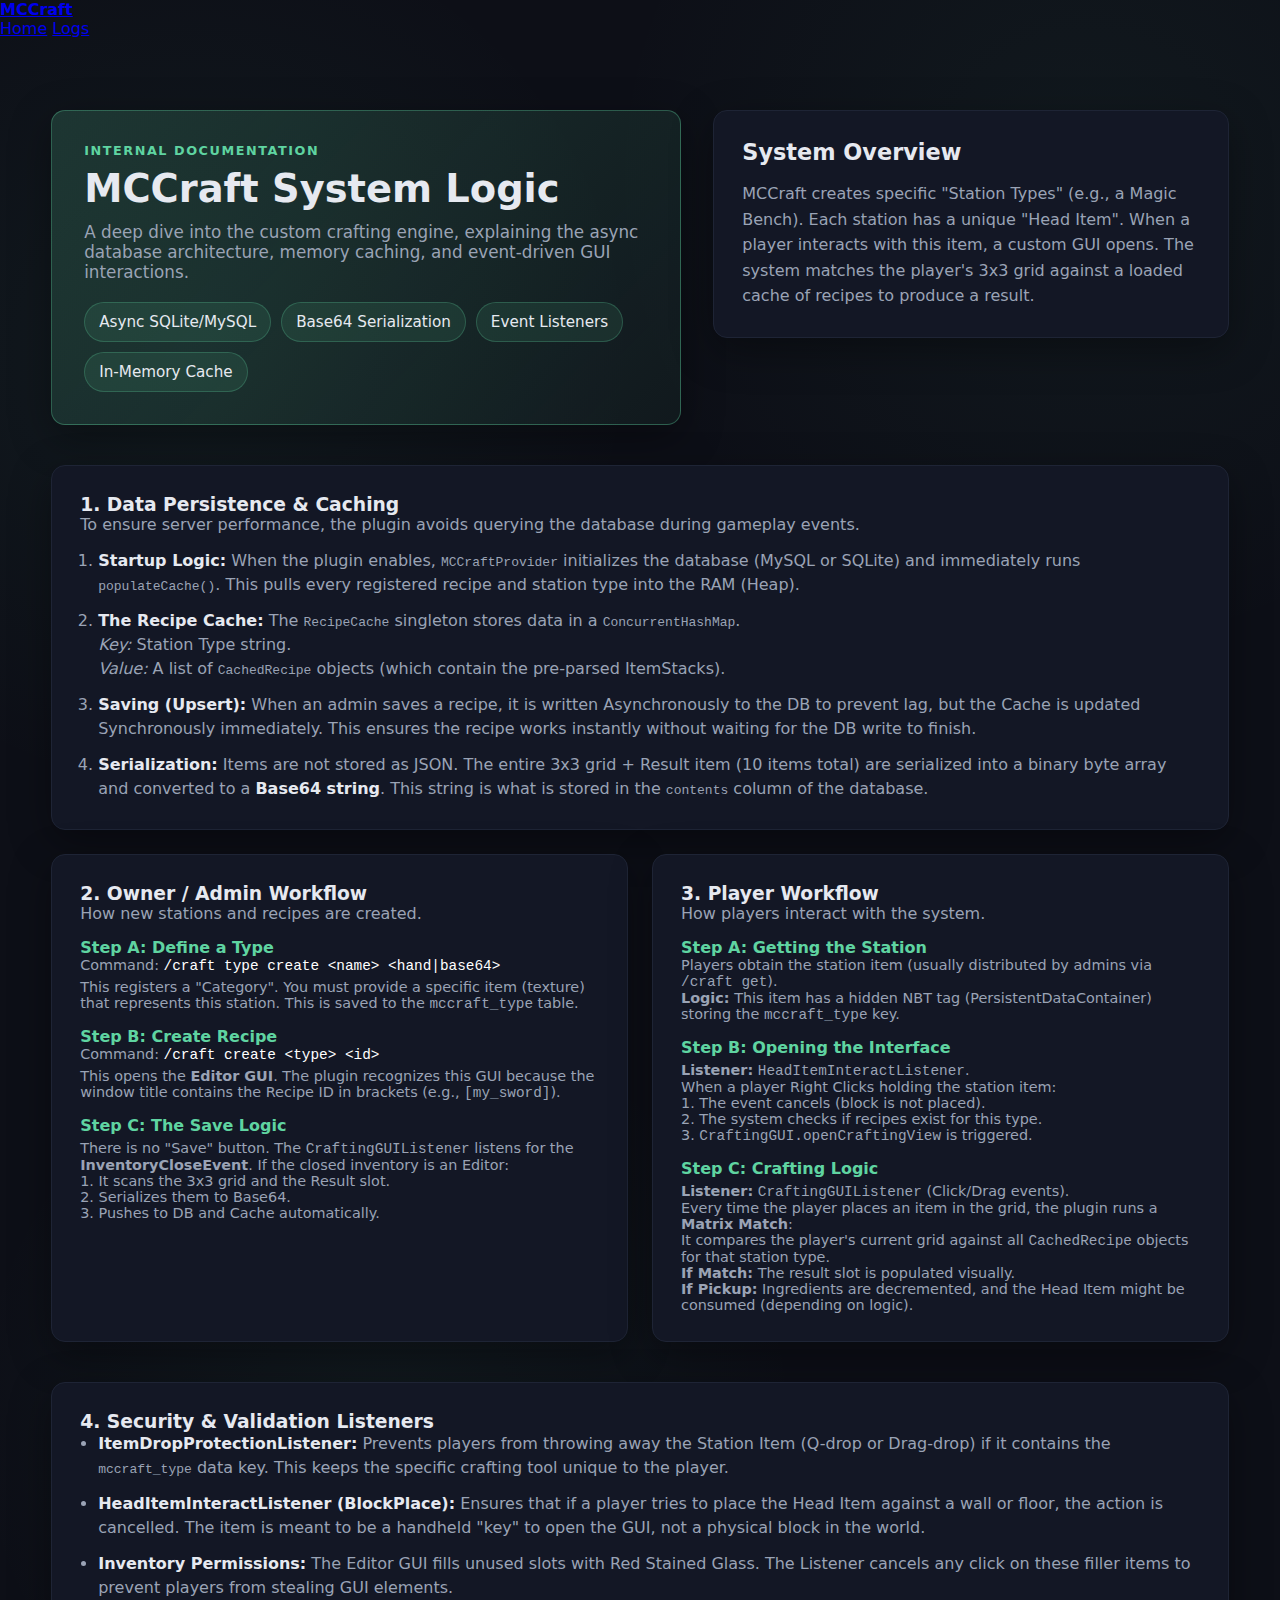
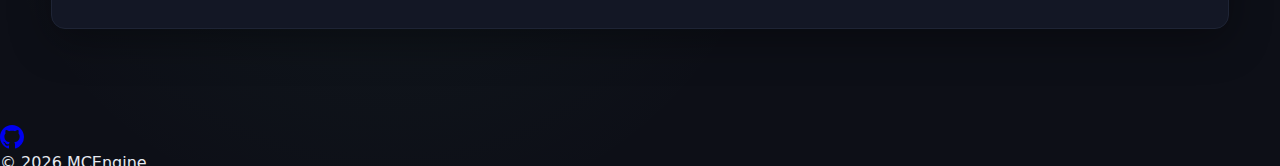
<file: docs/index.html>
<!DOCTYPE html>
<html lang="en">
<head>
    <meta charset="UTF-8">
    <meta name="viewport" content="width=device-width, initial-scale=1.0">
    <title>MCCraft Documentation</title>
    <link rel="stylesheet" href="./css/main.css">
    <style>
        /* Small inline overrides for the documentation layout */
        .doc-section {
            margin-top: 40px;
            display: grid;
            grid-template-columns: 1fr;
            gap: 24px;
        }
        .code-block {
            background: rgba(0, 0, 0, 0.3);
            padding: 12px;
            border-radius: 8px;
            font-family: monospace;
            color: #dcdfe4;
            border: 1px solid var(--border);
            margin: 10px 0;
            display: block;
            width: 100%;
        }
        .flow-grid {
            display: grid;
            grid-template-columns: repeat(auto-fit, minmax(300px, 1fr));
            gap: 24px;
            margin-top: 24px;
        }
    </style>
</head>
<body>
    <div id="header-placeholder"></div>

    <main class="page">
        <section class="hero">
            <div class="hero__text">
                <p class="eyebrow">Internal Documentation</p>
                <h1>MCCraft System Logic</h1>
                <p class="lede">A deep dive into the custom crafting engine, explaining the async database architecture, memory caching, and event-driven GUI interactions.</p>
                <div class="pill-grid">
                    <div class="pill">Async SQLite/MySQL</div>
                    <div class="pill">Base64 Serialization</div>
                    <div class="pill">Event Listeners</div>
                    <div class="pill">In-Memory Cache</div>
                </div>
            </div>
            <div class="hero__card">
                <h2>System Overview</h2>
                <p style="color: var(--muted); line-height: 1.6;">
                    MCCraft creates specific "Station Types" (e.g., a Magic Bench). Each station has a unique "Head Item". 
                    When a player interacts with this item, a custom GUI opens. The system matches the player's 3x3 grid 
                    against a loaded cache of recipes to produce a result.
                </p>
            </div>
        </section>

        <div class="doc-section">
            <div class="hero__card">
                <h3>1. Data Persistence & Caching</h3>
                <p style="color: var(--muted); margin-bottom: 15px;">
                    To ensure server performance, the plugin avoids querying the database during gameplay events.
                </p>
                <ol class="list">
                    <li>
                        <strong>Startup Logic:</strong> When the plugin enables, <code>MCCraftProvider</code> initializes the database (MySQL or SQLite) and immediately runs <code>populateCache()</code>. This pulls every registered recipe and station type into the RAM (Heap).
                    </li>
                    <li>
                        <strong>The Recipe Cache:</strong> The <code>RecipeCache</code> singleton stores data in a <code>ConcurrentHashMap</code>. 
                        <br><em>Key:</em> Station Type string.
                        <br><em>Value:</em> A list of <code>CachedRecipe</code> objects (which contain the pre-parsed ItemStacks).
                    </li>
                    <li>
                        <strong>Saving (Upsert):</strong> When an admin saves a recipe, it is written Asynchronously to the DB to prevent lag, but the Cache is updated Synchronously immediately. This ensures the recipe works instantly without waiting for the DB write to finish.
                    </li>
                    <li>
                        <strong>Serialization:</strong> Items are not stored as JSON. The entire 3x3 grid + Result item (10 items total) are serialized into a binary byte array and converted to a <strong>Base64 string</strong>. This string is what is stored in the <code>contents</code> column of the database.
                    </li>
                </ol>
            </div>
        </div>

        <div class="flow-grid">
            
            <div class="hero__card">
                <h3>2. Owner / Admin Workflow</h3>
                <p style="color: var(--muted); margin-bottom: 15px;">How new stations and recipes are created.</p>
                
                <h4 style="color: var(--accent); margin-top:15px;">Step A: Define a Type</h4>
                <p style="font-size: 0.9rem; color: var(--muted);">
                    Command: <code style="color: #fff">/craft type create &lt;name&gt; &lt;hand|base64&gt;</code>
                </p>
                <p style="font-size: 0.9rem; color: var(--muted); margin-top: 5px;">
                    This registers a "Category". You must provide a specific item (texture) that represents this station. This is saved to the <code>mccraft_type</code> table.
                </p>

                <h4 style="color: var(--accent); margin-top:15px;">Step B: Create Recipe</h4>
                <p style="font-size: 0.9rem; color: var(--muted);">
                    Command: <code style="color: #fff">/craft create &lt;type&gt; &lt;id&gt;</code>
                </p>
                <p style="font-size: 0.9rem; color: var(--muted); margin-top: 5px;">
                    This opens the <strong>Editor GUI</strong>. The plugin recognizes this GUI because the window title contains the Recipe ID in brackets (e.g., <code>[my_sword]</code>).
                </p>

                <h4 style="color: var(--accent); margin-top:15px;">Step C: The Save Logic</h4>
                <p style="font-size: 0.9rem; color: var(--muted); margin-top: 5px;">
                    There is no "Save" button. The <code>CraftingGUIListener</code> listens for the <strong>InventoryCloseEvent</strong>.
                    If the closed inventory is an Editor:
                    <br>1. It scans the 3x3 grid and the Result slot.
                    <br>2. Serializes them to Base64.
                    <br>3. Pushes to DB and Cache automatically.
                </p>
            </div>

            <div class="hero__card">
                <h3>3. Player Workflow</h3>
                <p style="color: var(--muted); margin-bottom: 15px;">How players interact with the system.</p>

                <h4 style="color: var(--accent); margin-top:15px;">Step A: Getting the Station</h4>
                <p style="font-size: 0.9rem; color: var(--muted);">
                    Players obtain the station item (usually distributed by admins via <code>/craft get</code>).
                    <br>
                    <strong>Logic:</strong> This item has a hidden NBT tag (PersistentDataContainer) storing the <code>mccraft_type</code> key.
                </p>

                <h4 style="color: var(--accent); margin-top:15px;">Step B: Opening the Interface</h4>
                <p style="font-size: 0.9rem; color: var(--muted); margin-top: 5px;">
                    <strong>Listener:</strong> <code>HeadItemInteractListener</code>.
                    <br>
                    When a player Right Clicks holding the station item:
                    <br>1. The event cancels (block is not placed).
                    <br>2. The system checks if recipes exist for this type.
                    <br>3. <code>CraftingGUI.openCraftingView</code> is triggered.
                </p>

                <h4 style="color: var(--accent); margin-top:15px;">Step C: Crafting Logic</h4>
                <p style="font-size: 0.9rem; color: var(--muted); margin-top: 5px;">
                    <strong>Listener:</strong> <code>CraftingGUIListener</code> (Click/Drag events).
                    <br>
                    Every time the player places an item in the grid, the plugin runs a <strong>Matrix Match</strong>:
                    <br>It compares the player's current grid against all <code>CachedRecipe</code> objects for that station type.
                    <br><strong>If Match:</strong> The result slot is populated visually.
                    <br><strong>If Pickup:</strong> Ingredients are decremented, and the Head Item might be consumed (depending on logic).
                </p>
            </div>

        </div>

        <div class="doc-section">
             <div class="hero__card">
                <h3>4. Security & Validation Listeners</h3>
                <ul class="list">
                    <li>
                        <strong>ItemDropProtectionListener:</strong> Prevents players from throwing away the Station Item (Q-drop or Drag-drop) if it contains the <code>mccraft_type</code> data key. This keeps the specific crafting tool unique to the player.
                    </li>
                    <li>
                        <strong>HeadItemInteractListener (BlockPlace):</strong> Ensures that if a player tries to place the Head Item against a wall or floor, the action is cancelled. The item is meant to be a handheld "key" to open the GUI, not a physical block in the world.
                    </li>
                    <li>
                        <strong>Inventory Permissions:</strong> The Editor GUI fills unused slots with Red Stained Glass. The Listener cancels any click on these filler items to prevent players from stealing GUI elements.
                    </li>
                </ul>
            </div>
        </div>

    </main>

    <div id="footer-placeholder"></div>

    <script>
        const loadPartial = (id, path) => {
            fetch(path).then(r => r.text()).then(html => {
                document.getElementById(id).innerHTML = html;
            }).catch(() => {
                document.getElementById(id).innerHTML = '';
            });
        };
        loadPartial('header-placeholder', './partial/header.html');
        loadPartial('footer-placeholder', './partial/footer.html');
    </script>
</body>
</html>
</file>
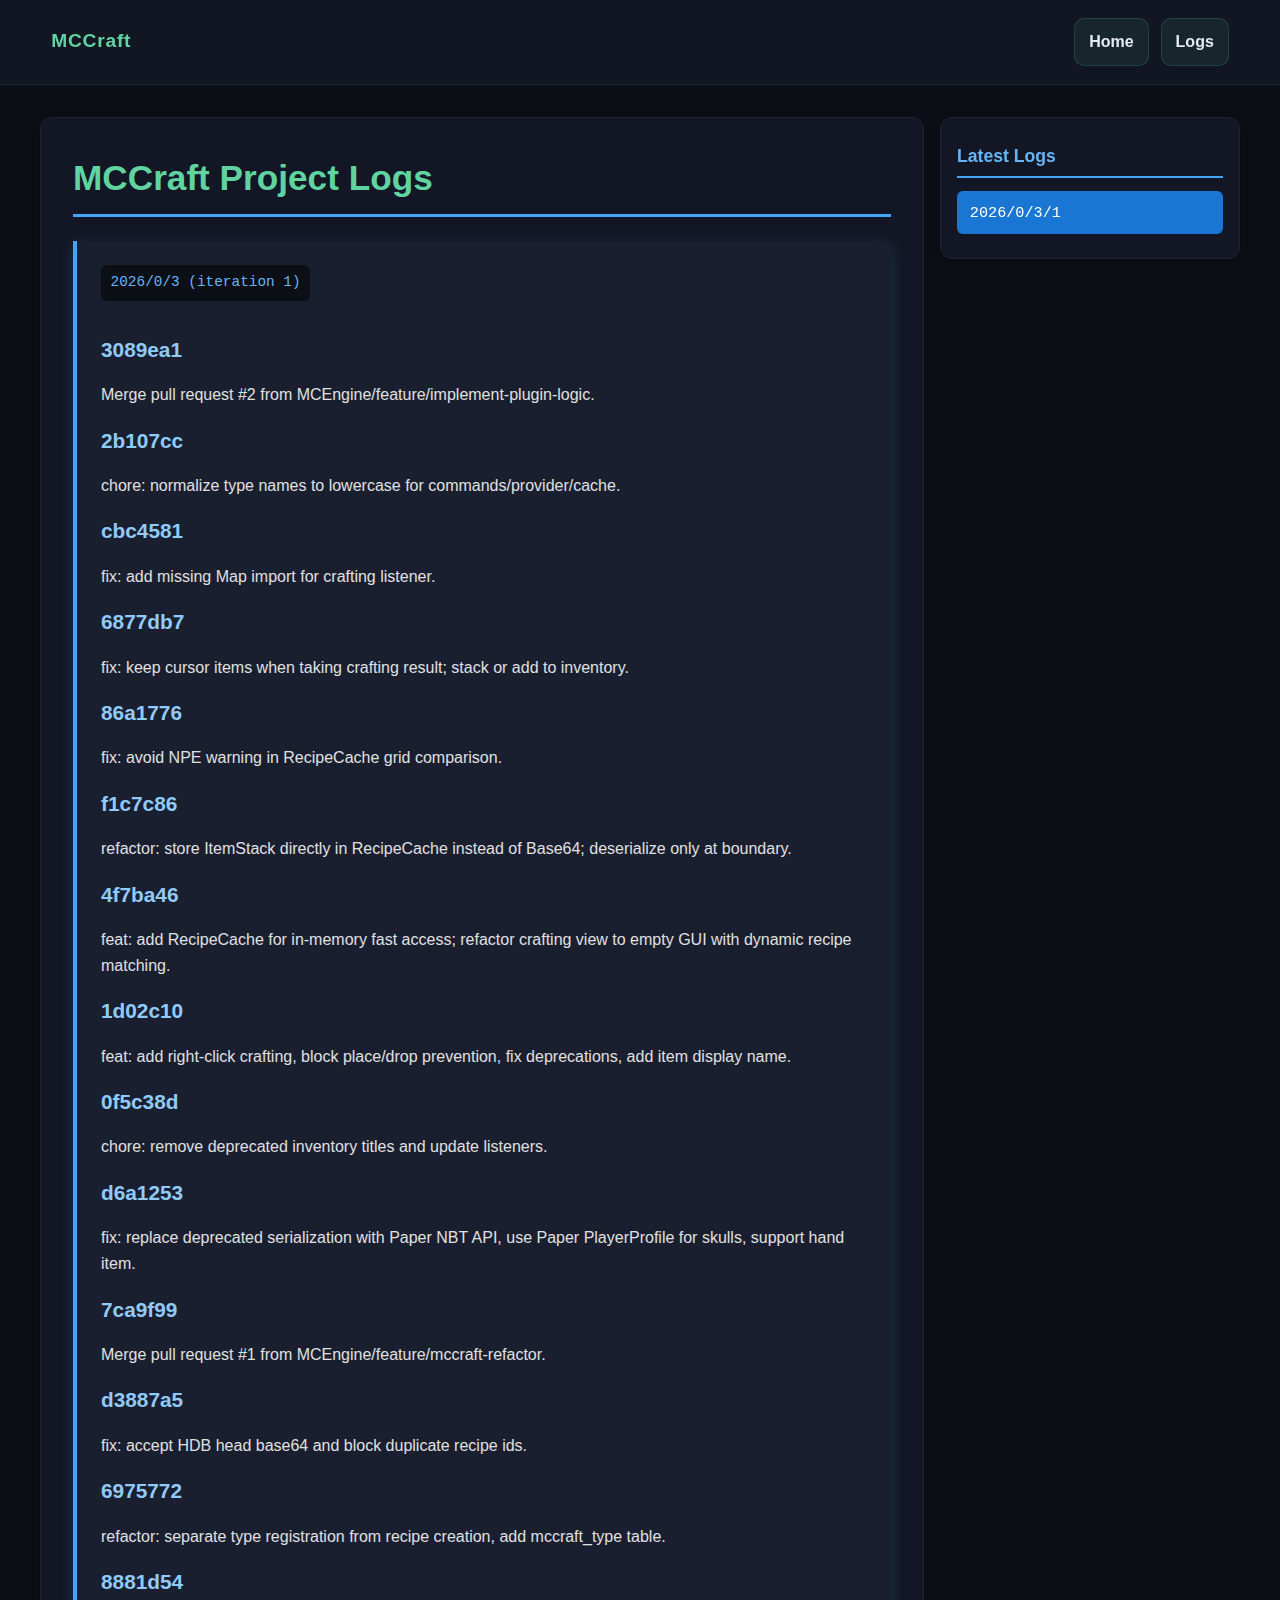
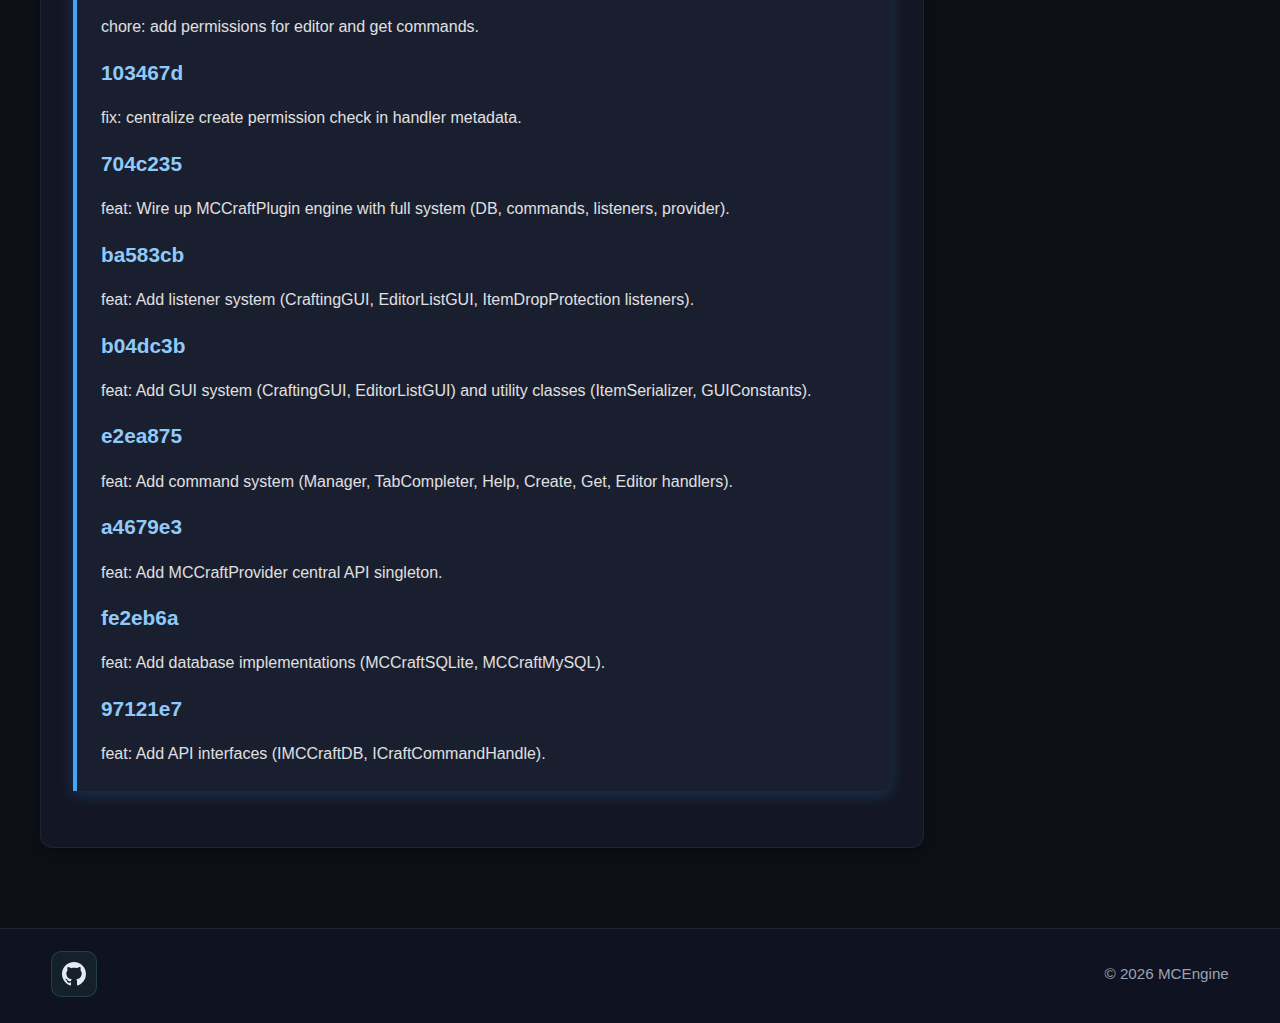
<file: docs/logs/index.html>
<!DOCTYPE html>
<html lang="en">
<head>
    <meta charset="UTF-8">
    <meta name="viewport" content="width=device-width, initial-scale=1.0">
    <title>MCCraft Project Logs</title>
    <link rel="stylesheet" href="../css/partial/header.css">
    <link rel="stylesheet" href="../css/partial/footer.css">
    <style>
        * { margin: 0; padding: 0; box-sizing: border-box; }
        body {
            font-family: 'Segoe UI', Tahoma, Geneva, Verdana, sans-serif;
            line-height: 1.6;
            color: #e0e0e0;
            background-color: #0d0f17;
        }
        .container {
            display: flex;
            max-width: 1200px;
            margin: 0 auto;
            min-height: calc(100vh - 200px);
            padding: 2rem 0;
            gap: 1rem;
        }
        .main-content {
            flex: 1;
            padding: 2rem;
            background: #131725;
            border-radius: 12px;
            box-shadow: 0 2px 10px rgba(0,0,0,0.3);
            border: 1px solid #1e2435;
        }
        .sidebar {
            width: 300px;
            padding: 1.5rem 1rem;
            background: #131725;
            border-radius: 12px;
            box-shadow: 0 2px 10px rgba(0,0,0,0.3);
            border: 1px solid #1e2435;
            position: sticky;
            top: 2rem;
            height: fit-content;
        }
        h1 { color: #5fd4a1; margin-bottom: 1.5rem; font-size: 2.2rem; border-bottom: 3px solid #42a5f5; padding-bottom: 0.5rem; }
        h2 { color: #90caf9; margin: 1.5rem 0 0.8rem 0; font-size: 1.5rem; }
        h3 { color: #64b5f6; margin: 1.2rem 0 0.4rem 0; font-size: 1.2rem; }
        .log-entry { background: #1a1f30; border-left: 4px solid #42a5f5; padding: 1.5rem; margin-bottom: 1.5rem; border-radius: 0 10px 10px 0; box-shadow: 0 4px 15px rgba(66, 165, 245, 0.2); text-align: left; }
        .log-path { font-family: 'Courier New', monospace; background: #0d0f17; color: #64b5f6; padding: 0.4rem 0.6rem; border-radius: 6px; font-size: 0.9rem; margin-bottom: 1rem; display: inline-block; }
        .nav-title { font-size: 1.1rem; font-weight: bold; color: #64b5f6; margin-bottom: 0.8rem; border-bottom: 2px solid #42a5f5; padding-bottom: 0.4rem; }
        .nav-list { list-style: none; display: flex; flex-direction: column; gap: 0.5rem; padding: 0; }
        .nav-link { display: block; padding: 0.6rem 0.8rem; background: #1a1f30; color: #e0e0e0; text-decoration: none; border-radius: 6px; transition: all 0.3s ease; font-family: 'Courier New', monospace; font-size: 0.95rem; }
        .nav-link:hover { background: #42a5f5; color: #0d0f17; transform: translateX(3px); }
        .nav-link.active { background: #1976d2; color: #ffffff; }
        .loading { text-align: center; padding: 2rem; color: #9e9e9e; }
        .error { background: #e74c3c; color: white; padding: 1rem; border-radius: 6px; margin-bottom: 1rem; }
        .markdown-content h1 { font-size: 1.6rem; margin: 1.2rem 0; color: #64b5f6; }
        .markdown-content h2 { font-size: 1.3rem; margin: 1rem 0; color: #90caf9; }
        .markdown-content h3 { font-size: 1.1rem; margin: 0.8rem 0; color: #64b5f6; }
        .markdown-content ul { margin-left: 1.2rem; margin-bottom: 1rem; }
        .markdown-content li { margin-bottom: 0.3rem; }
        .markdown-content strong { color: #90caf9; }
        .markdown-content code { background: #0d0f17; color: #64b5f6; padding: 0.2rem 0.4rem; border-radius: 3px; font-family: 'Courier New', monospace; }
        @media (max-width: 900px) { .container { flex-direction: column; } .sidebar { width: 100%; position: relative; top: 0; } .main-content { margin-right: 0; } }
    </style>
</head>
<body>
    <div id="header-placeholder"></div>
    <div class="container">
        <main class="main-content">
            <h1>MCCraft Project Logs</h1>
            <div id="logs-container">
                <div class="loading">Loading logs...</div>
            </div>
        </main>
        <aside class="sidebar">
            <div class="nav-title">Latest Logs</div>
            <nav>
                <ul id="nav-list" class="nav-list">
                    <li><div class="loading">Loading navigation...</div></li>
                </ul>
            </nav>
        </aside>
    </div>
    <div id="footer-placeholder"></div>

    <script>
        class LogViewer {
            constructor() {
                this.logs = [];
                this.init();
            }
            async init() {
                try {
                    await this.loadLogs();
                    this.renderNavigation();
                    this.renderLogs();
                } catch (error) {
                    this.showError('Failed to load logs: ' + error.message);
                }
            }
            async loadLogs() {
                const logPaths = await this.loadLogIndex();
                if (!Array.isArray(logPaths) || logPaths.length === 0) {
                    throw new Error('Log index is empty');
                }
                for (const path of logPaths) {
                    try {
                        const content = await this.loadLogContent(path);
                        this.logs.push({ path, content, timestamp: this.parseTimestamp(path) });
                    } catch (e) { console.warn('Failed to load log', path, e); }
                }
                this.logs.sort((a,b) => b.timestamp - a.timestamp);
            }
            async loadLogIndex() {
                const res = await fetch('./log-index.json', { cache: 'no-store' });
                if (!res.ok) throw new Error('Failed to load log index');
                return res.json();
            }
            async loadLogContent(path) {
                const res = await fetch(`./${path}/log.md`);
                if (!res.ok) throw new Error('HTTP ' + res.status);
                return res.text();
            }
            parseTimestamp(path) {
                const parts = path.split('/');
                return new Date(parseInt(parts[0]), parseInt(parts[1]), parseInt(parts[2]), parseInt(parts[3]) * 6).getTime();
            }
            renderNavigation() {
                const navList = document.getElementById('nav-list');
                navList.innerHTML = '';
                this.logs.forEach((log, i) => {
                    const li = document.createElement('li');
                    const a = document.createElement('a');
                    a.href = '#';
                    a.className = 'nav-link' + (i === 0 ? ' active' : '');
                    a.textContent = log.path;
                    a.onclick = (e) => { e.preventDefault(); this.selectLog(log.path); };
                    li.appendChild(a);
                    navList.appendChild(li);
                });
            }
            renderLogs() {
                if (this.logs.length === 0) {
                    this.showError('No logs found');
                    return;
                }
                this.displayLog(this.logs[0]);
            }
            async selectLog(path) {
                const log = this.logs.find(l => l.path === path);
                if (!log) return;
                this.displayLog(log);
                document.querySelectorAll('.nav-link').forEach(link => {
                    link.classList.toggle('active', link.textContent === path);
                });
            }
            displayLog(log) {
                const container = document.getElementById('logs-container');
                const [y,m,d,i] = log.path.split('/');
                container.innerHTML = `
                    <div class="log-entry">
                        <div class="log-path">${y}/${m}/${d} (iteration ${i})</div>
                        <div class="markdown-content">${this.markdownToHtml(log.content)}</div>
                    </div>
                `;
            }
            markdownToHtml(md) {
                return md
                    .replace(/^### (.*$)/gim, '<h3>$1</h3>')
                    .replace(/^## (.*$)/gim, '<h2>$1</h2>')
                    .replace(/^# (.*$)/gim, '<h1>$1</h1>')
                    .replace(/\*\*(.*)\*\*/gim, '<strong>$1</strong>')
                    .replace(/\n\- (.*)/gim, '<li>$1</li>')
                    .replace(/(<li>.*<\/li>)/gims, '<ul>$1</ul>')
                    .replace(/`([^`]+)`/g, '<code>$1</code>')
                    .replace(/\n\n/g, '</p><p>')
                    .replace(/^/, '<p>')
                    .replace(/$/, '</p>');
            }
            showError(message) {
                document.getElementById('logs-container').innerHTML = `<div class="error">${message}</div>`;
                document.getElementById('nav-list').innerHTML = '<li><div class="error">Failed to load navigation</div></li>';
            }
        }
        document.addEventListener('DOMContentLoaded', () => {
            const loadPartial = (id, path) => {
                fetch(path).then(r => r.text()).then(html => { document.getElementById(id).innerHTML = html; });
            };
            loadPartial('header-placeholder', '../partial/header.html');
            loadPartial('footer-placeholder', '../partial/footer.html');
            new LogViewer();
        });
    </script>
</body>
</html>
</file>
<file: docs/css/main.css>
:root {
    --bg: #0d0f17;
    --panel: #131725;
    --accent: #5fd4a1;
    --text: #e6e9f0;
    --muted: #9aa3b5;
    --border: #1e2435;
    --shadow: 0 12px 40px rgba(0, 0, 0, 0.35);
    --radius: 14px;
    --font: 'Segoe UI', 'Inter', system-ui, -apple-system, sans-serif;
}

* {
    box-sizing: border-box;
    margin: 0;
    padding: 0;
}

body {
    font-family: var(--font);
    background: radial-gradient(circle at 15% 20%, rgba(95, 212, 161, 0.06), transparent 25%),
                radial-gradient(circle at 85% 10%, rgba(95, 212, 161, 0.05), transparent 25%),
                radial-gradient(circle at 30% 80%, rgba(95, 212, 161, 0.05), transparent 25%),
                var(--bg);
    color: var(--text);
    min-height: 100vh;
}

.page {
    width: min(1200px, 92vw);
    margin: 0 auto;
    padding: 72px 0 96px;
}

.hero {
    display: grid;
    grid-template-columns: 1.1fr 0.9fr;
    gap: 32px;
    align-items: start;
}

.hero__text {
    background: linear-gradient(135deg, rgba(95, 212, 161, 0.18), rgba(95, 212, 161, 0.05));
    border: 1px solid rgba(95, 212, 161, 0.35);
    box-shadow: var(--shadow);
    border-radius: var(--radius);
    padding: 32px;
}

.eyebrow {
    letter-spacing: 0.12em;
    text-transform: uppercase;
    color: var(--accent);
    font-weight: 700;
    margin-bottom: 10px;
    font-size: 0.8rem;
}

h1 {
    font-size: clamp(2.2rem, 3vw, 2.9rem);
    line-height: 1.1;
    margin-bottom: 12px;
}

.lede {
    color: var(--muted);
    font-size: 1.05rem;
    margin-bottom: 20px;
    max-width: 640px;
}

.pill-grid {
    display: flex;
    flex-wrap: wrap;
    gap: 10px;
}

.pill {
    padding: 10px 14px;
    background: rgba(95, 212, 161, 0.1);
    color: var(--text);
    border: 1px solid rgba(95, 212, 161, 0.25);
    border-radius: 999px;
    font-size: 0.95rem;
}

.hero__card {
    background: var(--panel);
    border: 1px solid var(--border);
    box-shadow: var(--shadow);
    border-radius: var(--radius);
    padding: 28px;
}

.hero__card h2 {
    margin-bottom: 16px;
    font-size: 1.4rem;
}

.list {
    display: grid;
    gap: 12px;
    color: var(--muted);
    padding-left: 18px;
}

.list li {
    line-height: 1.5;
}

.list strong {
    color: var(--text);
}

@media (max-width: 920px) {
    .hero {
        grid-template-columns: 1fr;
    }
}
</file>
<file: docs/css/partial/header.css>
header {
    background: rgba(19, 23, 37, 0.9);
    border-bottom: 1px solid #1e2435;
    position: sticky;
    top: 0;
    z-index: 50;
    backdrop-filter: blur(8px);
}

.header-nav {
    width: min(1200px, 92vw);
    margin: 0 auto;
    padding: 18px 0;
    display: flex;
    align-items: center;
    justify-content: space-between;
    gap: 16px;
}

.header-logo {
    color: #5fd4a1;
    text-decoration: none;
    font-size: 1.2rem;
    letter-spacing: 0.04em;
}

.header-actions {
    display: flex;
    gap: 12px;
    align-items: center;
}

.header-link {
    padding: 10px 14px;
    border-radius: 10px;
    color: #e6e9f0;
    text-decoration: none;
    background: rgba(95, 212, 161, 0.08);
    border: 1px solid rgba(95, 212, 161, 0.18);
    transition: all 0.2s ease;
    font-weight: 600;
}

.header-link:hover {
    background: rgba(95, 212, 161, 0.2);
    transform: translateY(-1px);
}

@media (max-width: 720px) {
    .header-nav {
        flex-direction: column;
        align-items: flex-start;
    }
}
</file>
<file: docs/css/partial/footer.css>
footer {
    margin-top: 48px;
    border-top: 1px solid #1e2435;
    background: #0f1220;
}

.footer-content {
    width: min(1200px, 92vw);
    margin: 0 auto;
    padding: 22px 0 26px;
    display: flex;
    align-items: center;
    justify-content: space-between;
    gap: 12px;
    color: #9aa3b5;
    font-size: 0.95rem;
}

.github-link {
    color: #e6e9f0;
    text-decoration: none;
    display: inline-flex;
    align-items: center;
    justify-content: center;
    padding: 10px;
    border-radius: 10px;
    background: rgba(95, 212, 161, 0.08);
    border: 1px solid rgba(95, 212, 161, 0.18);
    transition: all 0.2s ease;
}

.github-link:hover {
    background: rgba(95, 212, 161, 0.2);
    transform: translateY(-1px);
}

.github-icon {
    display: block;
}

@media (max-width: 640px) {
    .footer-content {
        flex-direction: column;
        align-items: flex-start;
    }
}
</file>
